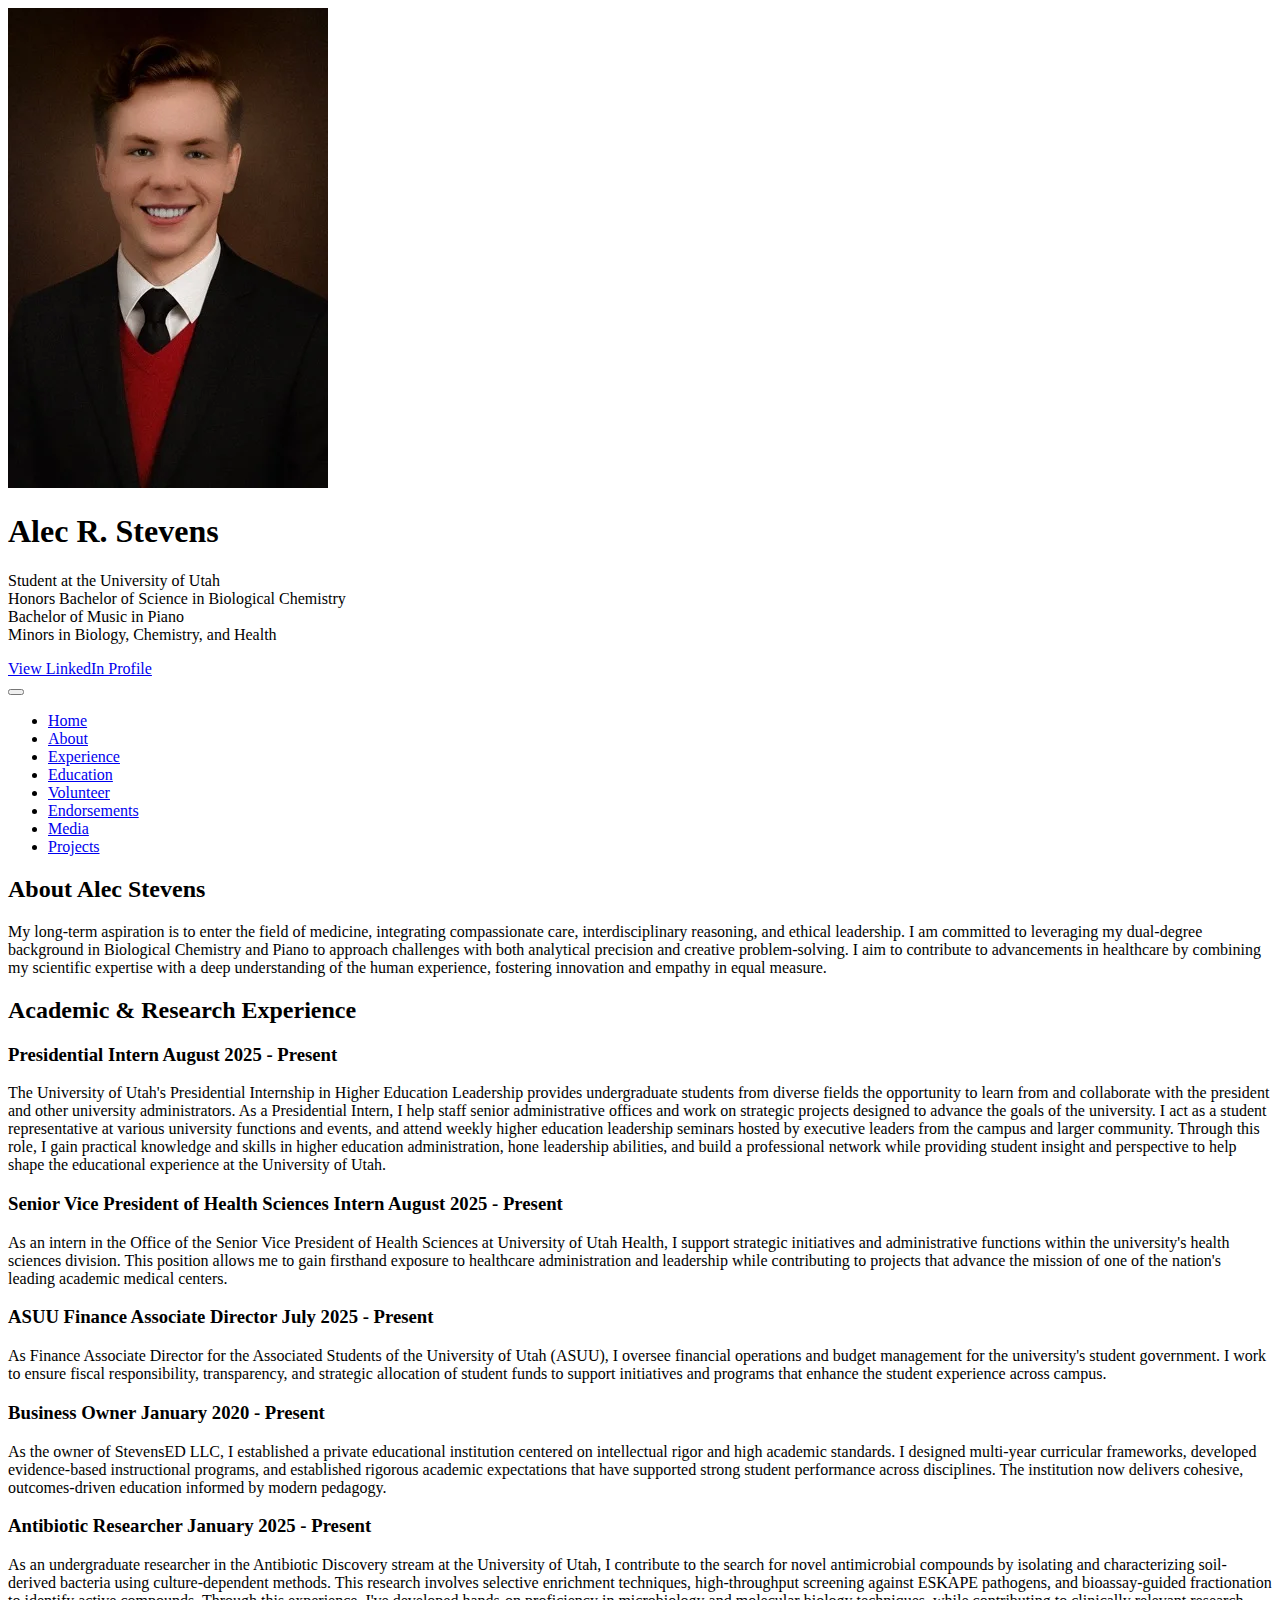
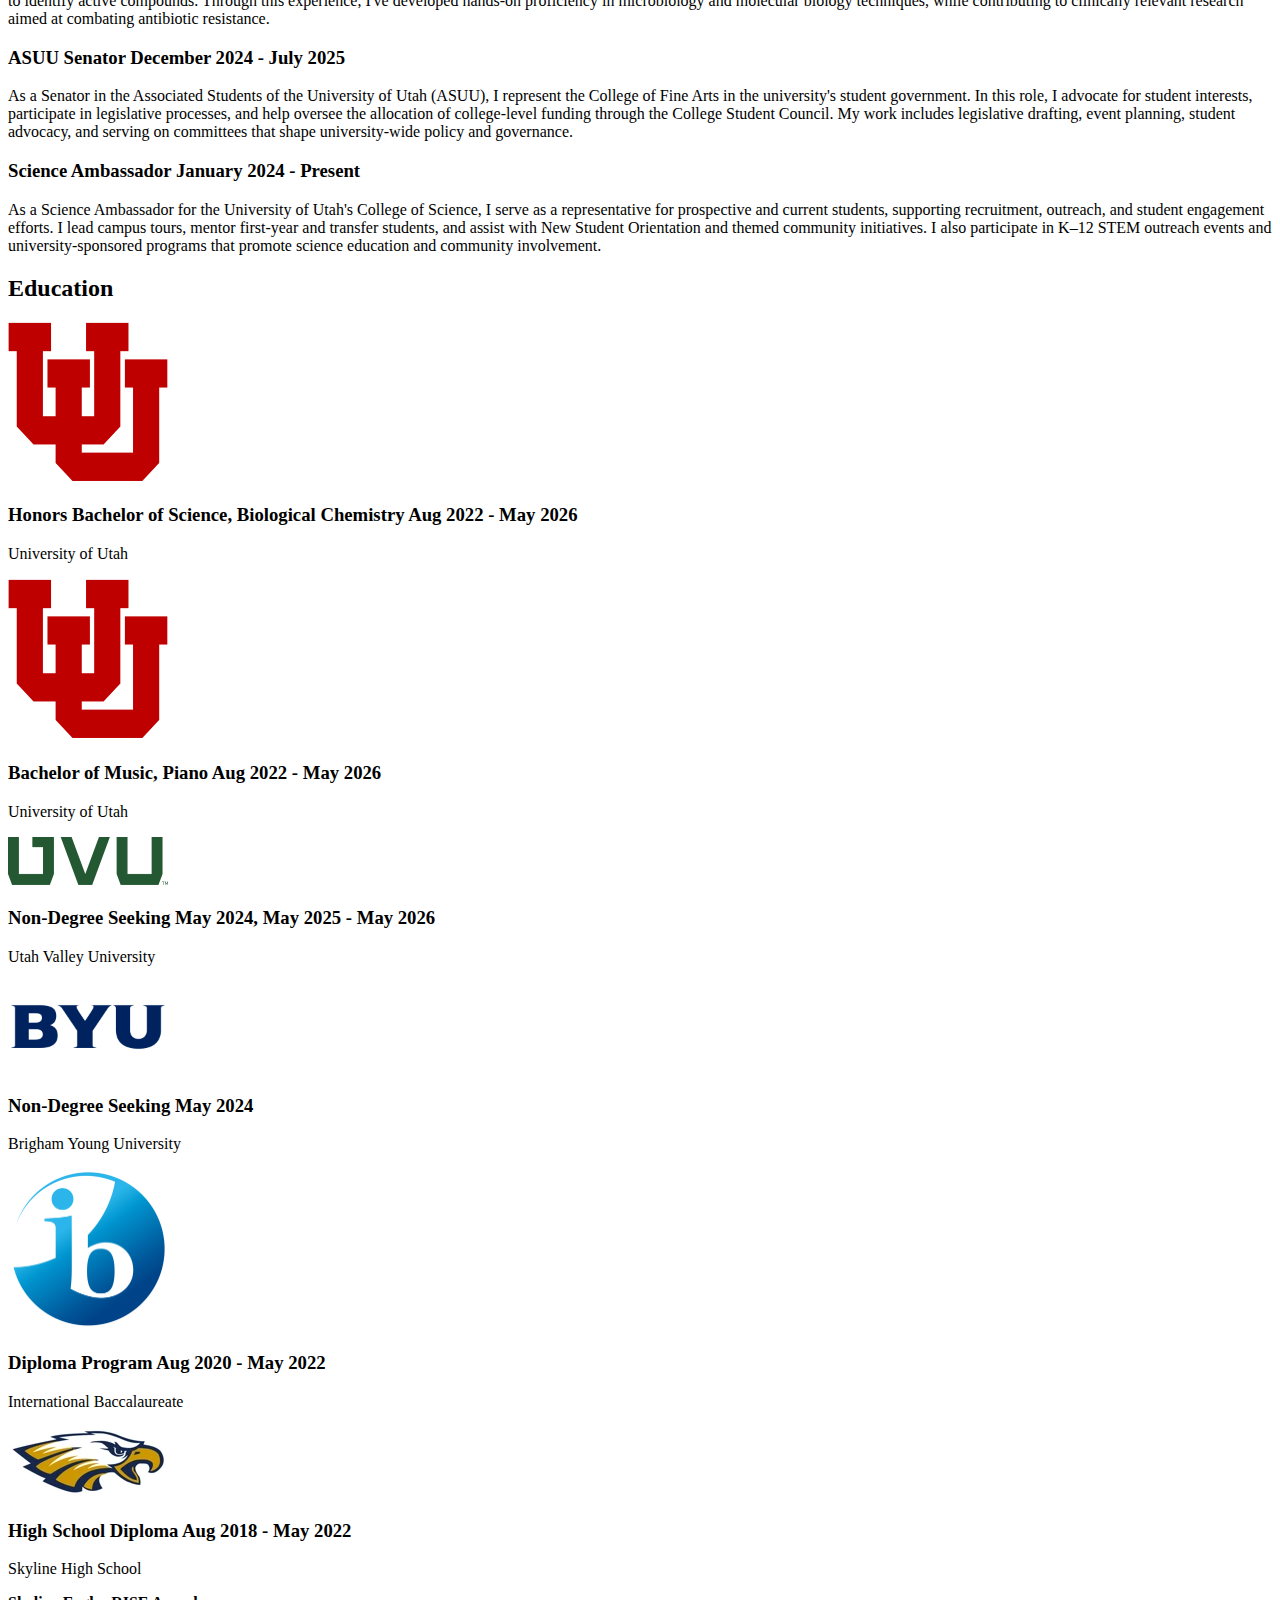
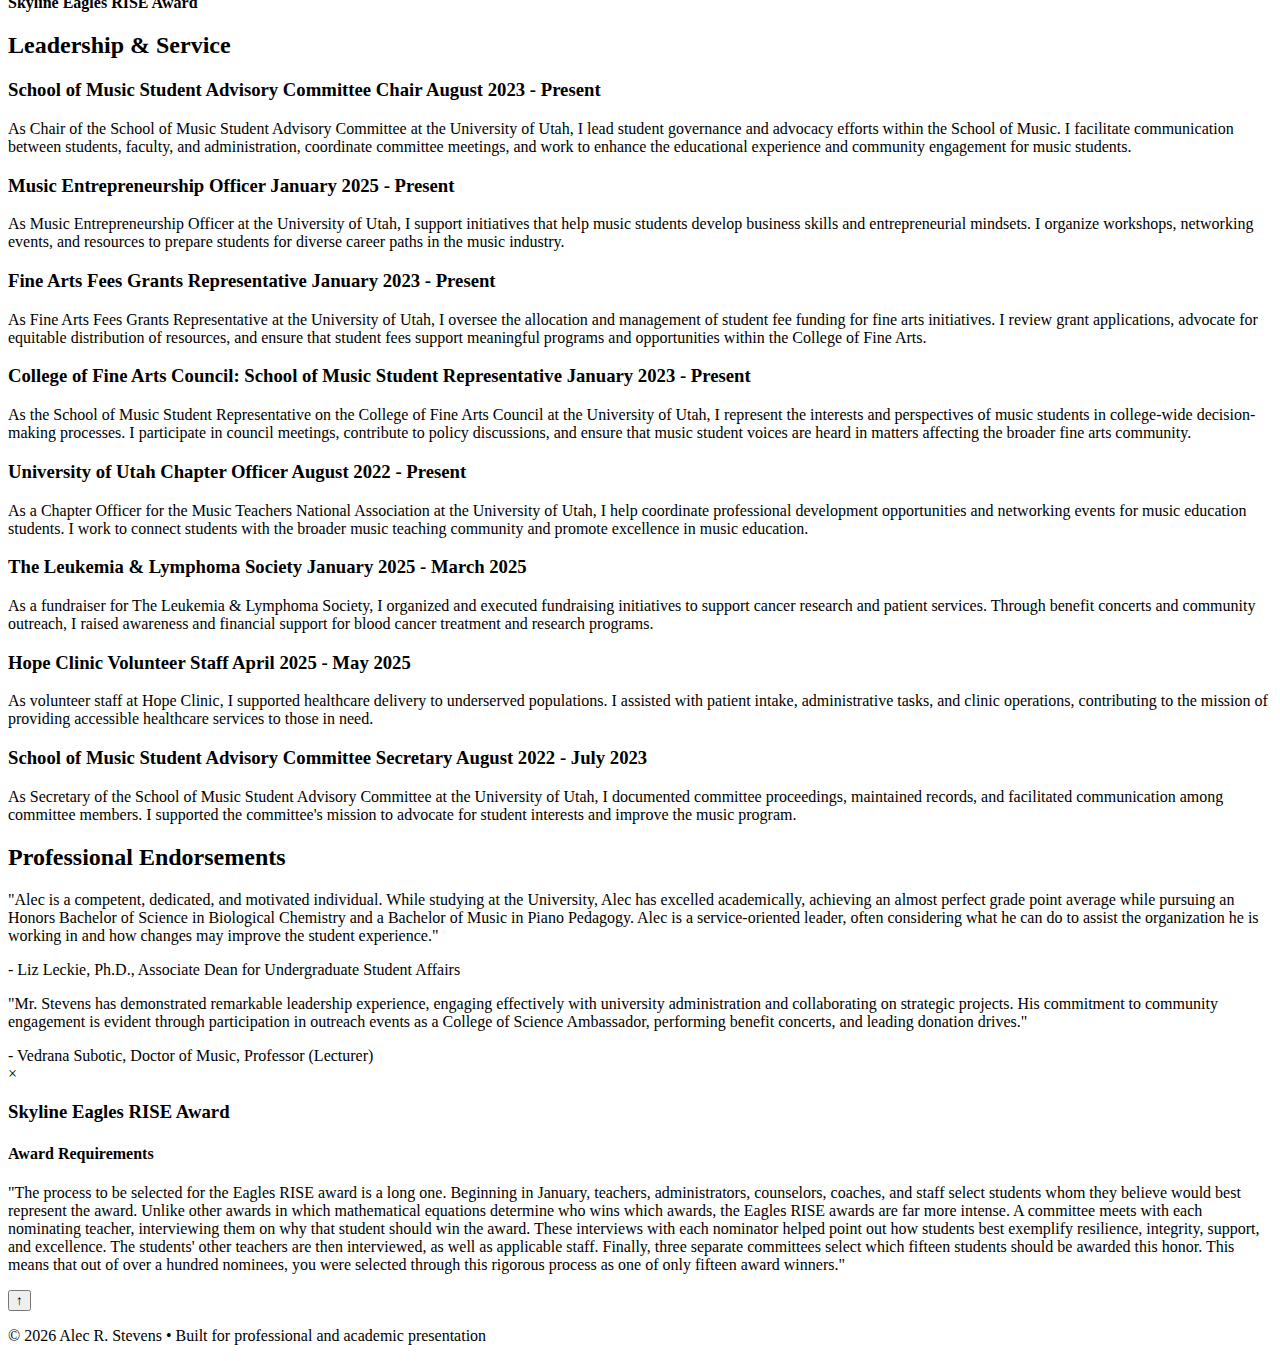
<file: index.html>
<!DOCTYPE html>
<html lang="en">
<head>
  <meta charset="UTF-8" />
  <meta name="viewport" content="width=device-width, initial-scale=1.0"/>
  <title>Alec Stevens | Utah Pre-Medical Student, Researcher, Pianist, and Higher Education Leader</title>
  <meta name="description" content="Alec Stevens is a pre-medical student, pianist, researcher, and higher education leader based in Utah. Explore his academic work in biochemistry, leadership roles at the University of Utah, community service, music performance, and professional portfolio.">
  <link rel="canonical" href="https://alecstevens.com/">
  
  <!-- Security Headers -->
  <meta http-equiv="X-Content-Type-Options" content="nosniff">
  <meta name="referrer" content="strict-origin-when-cross-origin">
  
  <!-- Open Graph / Facebook -->
  <meta property="og:type" content="website">
  <meta property="og:url" content="https://alecstevens.com/">
  <meta property="og:title" content="Alec Stevens | Utah Pre-Medical Student, Researcher, Pianist, and Higher Education Leader">
  <meta property="og:description" content="Alec Stevens is a pre-medical student, pianist, researcher, and higher education leader based in Utah. Explore his academic work in biochemistry, leadership roles at the University of Utah, community service, music performance, and professional portfolio.">
  <meta property="og:image" content="https://alecstevens.com/images/profile-headshot.jpg">
  
  <!-- Twitter Card -->
  <meta name="twitter:card" content="summary_large_image">
  <meta name="twitter:url" content="https://alecstevens.com/">
  <meta name="twitter:title" content="Alec Stevens | Utah Pre-Medical Student, Researcher, Pianist, and Higher Education Leader">
  <meta name="twitter:description" content="Alec Stevens is a pre-medical student, pianist, researcher, and higher education leader based in Utah. Explore his academic work in biochemistry, leadership roles at the University of Utah, community service, music performance, and professional portfolio.">
  <meta name="twitter:image" content="https://alecstevens.com/images/profile-headshot.jpg">
  
  <!-- JSON-LD Structured Data -->
  <script type="application/ld+json">
  {
    "@context": "https://schema.org/",
    "@type": "Person",
    "name": "Alec R. Stevens",
    "alternateName": "Alec Stevens",
    "url": "https://alecstevens.com",
    "image": "https://alecstevens.com/images/profile-headshot.jpg",
    "jobTitle": "Pre-Medical Student, Biochemist, Researcher, Pianist",
    "alumniOf": [
      {
        "@type": "CollegeOrUniversity",
        "name": "University of Utah"
      }
    ],
    "sameAs": [
      "https://github.com/arste890"
    ],
    "description": "Alec R. Stevens (Alec Stevens) is a pre-medical student, pianist, researcher, and higher education leader based in Utah. His work spans biochemistry, quantitative research, classical piano performance, and student leadership at the University of Utah."
  }
  </script>
  
  <!-- Resource Hints for Performance -->
  <link rel="preload" href="/style.css" as="style">
  <link rel="preload" href="/images/Headshot-320x480.webp" as="image" type="image/webp" fetchpriority="high">
  
  <link rel="stylesheet" href="/style.css" />
  <link rel="icon" href="/favicon.ico" />
</head>
<body>
  <!-- Main HTML structure for Alec R. Stevens' portfolio -->
  <header>
    <!-- Header section with portrait and introduction -->
    <div class="container header-container">
      <div class="portrait">
        <picture>
          <source type="image/webp" srcset="/images/Headshot-320x480.webp 1x, /images/Headshot-640x960.webp 2x">
          <source type="image/jpeg" srcset="/images/Headshot-320x480.jpg 1x, /images/Headshot-640x960.jpg 2x">
          <img src="/images/Headshot-320x480.jpg" alt="Alec Stevens Utah pre-medical student and pianist portrait" width="320" height="480">
        </picture>
      </div>
      <div class="intro">
        <h1>Alec R. Stevens</h1>
        <p>
          Student at the University of Utah<br>
          Honors Bachelor of Science in Biological Chemistry<br>
          Bachelor of Music in Piano<br>
          Minors in Biology, Chemistry, and Health
        </p>
        <a class="linkedin" href="https://www.linkedin.com/in/arste890/" target="_blank">View LinkedIn Profile</a>
      </div>
    </div>
  </header>

  <!-- Sticky Navigation -->
  <button class="hamburger" id="hamburger" aria-label="Menu">
    <span></span>
    <span></span>
    <span></span>
  </button>
  <nav class="menu" id="menu">
    <ul>
      <li><a href="/">Home</a></li>
      <li><a href="#about">About</a></li>
      <li><a href="#experience">Experience</a></li>
      <li><a href="#education">Education</a></li>
      <li><a href="#volunteer">Volunteer</a></li>
      <li><a href="#endorsements">Endorsements</a></li>
      <li><a href="/media">Media</a></li>
      <li><a href="/projects">Projects</a></li>
    </ul>
  </nav>

  <main class="container">
    <!-- Main content sections: About, Experience, Volunteer, and Endorsements -->
    <section class="about" id="about">
      <h2>About Alec Stevens</h2>
      <div class="about-text">
        <p>
          My long-term aspiration is to enter the field of medicine, integrating compassionate care, interdisciplinary reasoning, and ethical leadership. I am committed to leveraging my dual-degree background in Biological Chemistry and Piano to approach challenges with both analytical precision and creative problem-solving.

          I aim to contribute to advancements in healthcare by combining my scientific expertise with a deep understanding of the human experience, fostering innovation and empathy in equal measure.
        </p>
      </div>
    </section>

    <section class="experience" id="experience">
      <h2>Academic & Research Experience</h2>
      <div class="job">
        <h3 class="job-title">Presidential Intern <span class="job-date">August 2025 - Present</span></h3>
        <p class="job-description">
          The University of Utah's Presidential Internship in Higher Education Leadership provides undergraduate students from diverse fields the opportunity to learn from and collaborate with the president and other university administrators. As a Presidential Intern, I help staff senior administrative offices and work on strategic projects designed to advance the goals of the university. I act as a student representative at various university functions and events, and attend weekly higher education leadership seminars hosted by executive leaders from the campus and larger community. Through this role, I gain practical knowledge and skills in higher education administration, hone leadership abilities, and build a professional network while providing student insight and perspective to help shape the educational experience at the University of Utah.
        </p>
      </div>
      <div class="job">
        <h3 class="job-title">Senior Vice President of Health Sciences Intern <span class="job-date">August 2025 - Present</span></h3>
        <p class="job-description">
          As an intern in the Office of the Senior Vice President of Health Sciences at University of Utah Health, I support strategic initiatives and administrative functions within the university's health sciences division. This position allows me to gain firsthand exposure to healthcare administration and leadership while contributing to projects that advance the mission of one of the nation's leading academic medical centers.
        </p>
      </div>
      <div class="job">
        <h3 class="job-title">ASUU Finance Associate Director <span class="job-date">July 2025 - Present</span></h3>
        <p class="job-description">
          As Finance Associate Director for the Associated Students of the University of Utah (ASUU), I oversee financial operations and budget management for the university's student government. I work to ensure fiscal responsibility, transparency, and strategic allocation of student funds to support initiatives and programs that enhance the student experience across campus.
        </p>
      </div>
      <div class="job">
        <h3 class="job-title">Business Owner <span class="job-date">January 2020 - Present</span></h3>
        <p class="job-description">
          As the owner of StevensED LLC, I established a private educational institution centered on intellectual rigor and high academic standards. I designed multi-year curricular frameworks, developed evidence-based instructional programs, and established rigorous academic expectations that have supported strong student performance across disciplines. The institution now delivers cohesive, outcomes-driven education informed by modern pedagogy.
        </p>
      </div>
      <div class="job">
        <h3 class="job-title">Antibiotic Researcher <span class="job-date">January 2025 - Present</span></h3>
        <p class="job-description">
          As an undergraduate researcher in the Antibiotic Discovery stream at the University of Utah, I contribute to the search for novel antimicrobial compounds by isolating and characterizing soil-derived bacteria using culture-dependent methods. This research involves selective enrichment techniques, high-throughput screening against ESKAPE pathogens, and bioassay-guided fractionation to identify active compounds. Through this experience, I've developed hands-on proficiency in microbiology and molecular biology techniques, while contributing to clinically relevant research aimed at combating antibiotic resistance.
        </p>
      </div>
      <div class="job">
        <h3 class="job-title">ASUU Senator <span class="job-date">December 2024 - July 2025</span></h3>
        <p class="job-description">
          As a Senator in the Associated Students of the University of Utah (ASUU), I represent the College of Fine Arts in the university's student government. In this role, I advocate for student interests, participate in legislative processes, and help oversee the allocation of college-level funding through the College Student Council. My work includes legislative drafting, event planning, student advocacy, and serving on committees that shape university-wide policy and governance.
        </p>
      </div>
      <div class="job">
        <h3 class="job-title">Science Ambassador <span class="job-date">January 2024 - Present</span></h3>
        <p class="job-description">
          As a Science Ambassador for the University of Utah's College of Science, I serve as a representative for prospective and current students, supporting recruitment, outreach, and student engagement efforts. I lead campus tours, mentor first-year and transfer students, and assist with New Student Orientation and themed community initiatives. I also participate in K–12 STEM outreach events and university-sponsored programs that promote science education and community involvement.
        </p>
      </div>
    </section>

    <section class="education" id="education">
      <h2>Education</h2>
      <div class="education-item">
        <img src="/images/utah-utes-logo.png" alt="University of Utah logo" class="education-logo" width="160" height="160" loading="lazy">
        <div class="education-content">
          <h3>Honors Bachelor of Science, Biological Chemistry <span class="job-date">Aug 2022 - May 2026</span></h3>
          <p class="job-company">University of Utah</p>
        </div>
      </div>
      <div class="education-item">
        <img src="/images/utah-utes-logo.png" alt="University of Utah logo" class="education-logo" width="160" height="160" loading="lazy">
        <div class="education-content">
          <h3>Bachelor of Music, Piano <span class="job-date">Aug 2022 - May 2026</span></h3>
          <p class="job-company">University of Utah</p>
        </div>
      </div>
      <div class="education-item">
        <img src="/images/uvu-logo.png" alt="Utah Valley University logo" class="education-logo" width="160" height="48" loading="lazy">
        <div class="education-content">
          <h3>Non-Degree Seeking <span class="job-date">May 2024, May 2025 - May 2026</span></h3>
          <p class="job-company">Utah Valley University</p>
        </div>
      </div>
      <div class="education-item">
        <img src="/images/byu-logo.png" alt="Brigham Young University logo" class="education-logo" width="160" height="90" loading="lazy">
        <div class="education-content">
          <h3>Non-Degree Seeking <span class="job-date">May 2024</span></h3>
          <p class="job-company">Brigham Young University</p>
        </div>
      </div>
      <!--- <div class="education-item">
        <img src="https://i.slcc.edu/institutionalmarketing/images/logo/SLCClogo-BrandColors2015.png" alt="Salt Lake Community College logo" class="education-logo">
        <div class="education-content">
          <h3>Non-Degree Seeking <span class="job-date">Aug 2022</span></h3>
          <p class="job-company">Salt Lake Community College</p>
        </div>
      </div> --->
      <div class="education-item">
        <img src="/images/ib-logo.png" alt="International Baccalaureate logo" class="education-logo" width="160" height="160" loading="lazy">
        <div class="education-content">
          <h3>Diploma Program <span class="job-date">Aug 2020 - May 2022</span></h3>
          <p class="job-company">International Baccalaureate</p>
        </div>
      </div>
      <div class="education-item">
        <picture>
          <source type="image/webp" srcset="/images/logo_outline-160x70.webp 1x, /images/logo_outline-320x140.webp 2x">
          <source type="image/png" srcset="/images/logo_outline-160x70.png 1x, /images/logo_outline-320x140.png 2x">
          <img src="/images/logo_outline-160x70.png" alt="Skyline High School Utah logo" class="education-logo" width="160" height="70" loading="lazy">
        </picture>
        <div class="education-content">
          <h3>High School Diploma <span class="job-date">Aug 2018 - May 2022</span></h3>
          <p class="job-company">Skyline High School</p>
          <p class="education-award clickable-award" onclick="openAwardModal()"><strong>Skyline Eagles RISE Award</strong></p>
        </div>
      </div>
    </section>

    <section class="volunteer" id="volunteer">
      <h2>Leadership & Service</h2>
      <div class="job">
        <h3 class="job-title">School of Music Student Advisory Committee Chair <span class="job-date">August 2023 - Present</span></h3>
        <p class="job-description">
          As Chair of the School of Music Student Advisory Committee at the University of Utah, I lead student governance and advocacy efforts within the School of Music. I facilitate communication between students, faculty, and administration, coordinate committee meetings, and work to enhance the educational experience and community engagement for music students.
        </p>
      </div>
      <div class="job">
        <h3 class="job-title">Music Entrepreneurship Officer <span class="job-date">January 2025 - Present</span></h3>
        <p class="job-description">
          As Music Entrepreneurship Officer at the University of Utah, I support initiatives that help music students develop business skills and entrepreneurial mindsets. I organize workshops, networking events, and resources to prepare students for diverse career paths in the music industry.
        </p>
      </div>
      <div class="job">
        <h3 class="job-title">Fine Arts Fees Grants Representative <span class="job-date">January 2023 - Present</span></h3>
        <p class="job-description">
          As Fine Arts Fees Grants Representative at the University of Utah, I oversee the allocation and management of student fee funding for fine arts initiatives. I review grant applications, advocate for equitable distribution of resources, and ensure that student fees support meaningful programs and opportunities within the College of Fine Arts.
        </p>
      </div>
      <div class="job">
        <h3 class="job-title">College of Fine Arts Council: School of Music Student Representative <span class="job-date">January 2023 - Present</span></h3>
        <p class="job-description">
          As the School of Music Student Representative on the College of Fine Arts Council at the University of Utah, I represent the interests and perspectives of music students in college-wide decision-making processes. I participate in council meetings, contribute to policy discussions, and ensure that music student voices are heard in matters affecting the broader fine arts community.
        </p>
      </div>
      <div class="job">
        <h3 class="job-title">University of Utah Chapter Officer <span class="job-date">August 2022 - Present</span></h3>
        <p class="job-description">
          As a Chapter Officer for the Music Teachers National Association at the University of Utah, I help coordinate professional development opportunities and networking events for music education students. I work to connect students with the broader music teaching community and promote excellence in music education.
        </p>
      </div>
      <div class="job">
        <h3 class="job-title">The Leukemia & Lymphoma Society <span class="job-date">January 2025 - March 2025</span></h3>
        <p class="job-description">
          As a fundraiser for The Leukemia & Lymphoma Society, I organized and executed fundraising initiatives to support cancer research and patient services. Through benefit concerts and community outreach, I raised awareness and financial support for blood cancer treatment and research programs.
        </p>
      </div>
      <div class="job">
        <h3 class="job-title">Hope Clinic Volunteer Staff <span class="job-date">April 2025 - May 2025</span></h3>
        <p class="job-description">
          As volunteer staff at Hope Clinic, I supported healthcare delivery to underserved populations. I assisted with patient intake, administrative tasks, and clinic operations, contributing to the mission of providing accessible healthcare services to those in need.
        </p>
      </div>
      <div class="job">
        <h3 class="job-title">School of Music Student Advisory Committee Secretary <span class="job-date">August 2022 - July 2023</span></h3>
        <p class="job-description">
          As Secretary of the School of Music Student Advisory Committee at the University of Utah, I documented committee proceedings, maintained records, and facilitated communication among committee members. I supported the committee's mission to advocate for student interests and improve the music program.
        </p>
      </div>
    </section>

    <section class="recommendations" id="endorsements">
      <h2>Professional Endorsements</h2>
      <div class="recommendation">
        <p>
          "Alec is a competent, dedicated, and motivated individual. While studying at the University, Alec has excelled academically, achieving an almost perfect grade point average while pursuing an Honors Bachelor of Science in Biological Chemistry and a Bachelor of Music in Piano Pedagogy. Alec is a service-oriented leader, often considering what he can do to assist the organization he is working in and how changes may improve the student experience."
        </p>
        <footer>- Liz Leckie, Ph.D., Associate Dean for Undergraduate Student Affairs</footer>
      </div>
      <div class="recommendation">
        <p>
          "Mr. Stevens has demonstrated remarkable leadership experience, engaging effectively with university administration and collaborating on strategic projects. His commitment to community engagement is evident through participation in outreach events as a College of Science Ambassador, performing benefit concerts, and leading donation drives."
        </p>
        <footer>- Vedrana Subotic, Doctor of Music, Professor (Lecturer)</footer>
      </div>
    </section>
  </main>

  <!-- Award Modal -->
  <div class="award-modal" id="awardModal">
    <div class="award-modal-content">
      <span class="modal-close" onclick="closeAwardModal()">&times;</span>
      <h3>Skyline Eagles RISE Award</h3>
      <h4>Award Requirements</h4>
      <p>"The process to be selected for the Eagles RISE award is a long one. Beginning in January, teachers, administrators, counselors, coaches, and staff select students whom they believe would best represent the award. Unlike other awards in which mathematical equations determine who wins which awards, the Eagles RISE awards are far more intense. A committee meets with each nominating teacher, interviewing them on why that student should win the award. These interviews with each nominator helped point out how students best exemplify resilience, integrity, support, and excellence. The students' other teachers are then interviewed, as well as applicable staff. Finally, three separate committees select which fifteen students should be awarded this honor. This means that out of over a hundred nominees, you were selected through this rigorous process as one of only fifteen award winners."</p>
    </div>
  </div>

  <!-- Scroll to top button -->
  <button id="scrollToTop" title="Go to top">↑</button>

  <footer>
    <!-- Footer with copyright information -->
    <p>© <span id="year"></span> Alec R. Stevens • Built for professional and academic presentation</p>
  </footer>

  <script>
    // Automatically update copyright year
    document.getElementById('year').textContent = new Date().getFullYear();
    
    // Award modal functionality
    function openAwardModal() {
      document.getElementById('awardModal').style.display = 'block';
      document.body.style.overflow = 'hidden';
      
      // Hide scroll to top button when modal is open
      const scrollToTop = document.getElementById('scrollToTop');
      if (scrollToTop) {
        scrollToTop.classList.add('modal-open');
      }
    }
    
    function closeAwardModal() {
      document.getElementById('awardModal').style.display = 'none';
      document.body.style.overflow = 'auto';
      
      // Restore scroll to top button visibility
      const scrollToTop = document.getElementById('scrollToTop');
      if (scrollToTop) {
        scrollToTop.classList.remove('modal-open');
      }
    }
    
    // Close modal when clicking outside of it
    window.onclick = function(event) {
      const modal = document.getElementById('awardModal');
      if (event.target === modal) {
        closeAwardModal();
      }
    }
    
    // Close modal with Escape key
    document.addEventListener('keydown', function(e) {
      if (e.key === 'Escape') {
        closeAwardModal();
      }
    });

    // Hamburger menu functionality
    const hamburger = document.getElementById('hamburger');
    const menu = document.getElementById('menu');
    
    hamburger.addEventListener('click', function() {
      this.classList.toggle('active');
      menu.classList.toggle('active');
      document.body.style.overflow = menu.classList.contains('active') ? 'hidden' : 'auto';
    });
    
    // Close menu when clicking on a link
    const menuLinks = menu.querySelectorAll('a');
    menuLinks.forEach(link => {
      link.addEventListener('click', function() {
        hamburger.classList.remove('active');
        menu.classList.remove('active');
        document.body.style.overflow = 'auto';
      });
    });
    
    // Close menu when clicking outside
    document.addEventListener('click', function(e) {
      if (!hamburger.contains(e.target) && !menu.contains(e.target)) {
        hamburger.classList.remove('active');
        menu.classList.remove('active');
        document.body.style.overflow = 'auto';
      }
    });

    // Scroll to top functionality
    const scrollToTopBtn = document.getElementById('scrollToTop');
    
    window.addEventListener('scroll', function() {
      if (window.pageYOffset > 300) {
        scrollToTopBtn.classList.add('visible');
        scrollToTopBtn.classList.remove('hidden');
      } else {
        scrollToTopBtn.classList.remove('visible');
        scrollToTopBtn.classList.add('hidden');
      }
    });
    
    scrollToTopBtn.addEventListener('click', function() {
      window.scrollTo({
        top: 0,
        behavior: 'smooth'
      });
    });

    // Active section highlighting
    function updateActiveSection() {
      const sections = document.querySelectorAll('section[id]');
      const menuLinks = document.querySelectorAll('.menu a[href^="#"]');
      
      let currentSection = '';
      
      sections.forEach(section => {
        const sectionTop = section.offsetTop - 100; // Account for sticky nav
        const sectionHeight = section.offsetHeight;
        
        if (window.pageYOffset >= sectionTop && window.pageYOffset < sectionTop + sectionHeight) {
          currentSection = section.getAttribute('id');
        }
      });
      
      // Remove active class from all section links
      menuLinks.forEach(link => {
        if (link.getAttribute('href').startsWith('#')) {
          link.classList.remove('active');
        }
      });
      
      // Add active class to current section link
      if (currentSection) {
        const activeLink = document.querySelector(`.menu a[href="#${currentSection}"]`);
        if (activeLink) {
          activeLink.classList.add('active');
        }
      } else {
        // If no section is active, activate Home
        const homeLink = document.querySelector('.menu a[href="/"]');
        if (homeLink) {
          homeLink.classList.add('active');
        }
      }
    }
    
    // Update on scroll
    window.addEventListener('scroll', updateActiveSection);
    
    // Update on page load
    updateActiveSection();
  </script>

  <script>
    // Make job descriptions collapsible with smooth accordion animation
    // Exclude education section from accordion functionality
    document.querySelectorAll('.experience .job-title, .volunteer .job-title').forEach(title => {
      const description = title.nextElementSibling;
      
      title.addEventListener('click', function() {
        const isOpen = description.style.display === 'block';
        
        if (isOpen) {
          description.style.display = 'none';
          title.classList.remove('active');
        } else {
          description.style.display = 'block';
          title.classList.add('active');
        }
      });
    });
  </script>
</body>
</html>
</file>
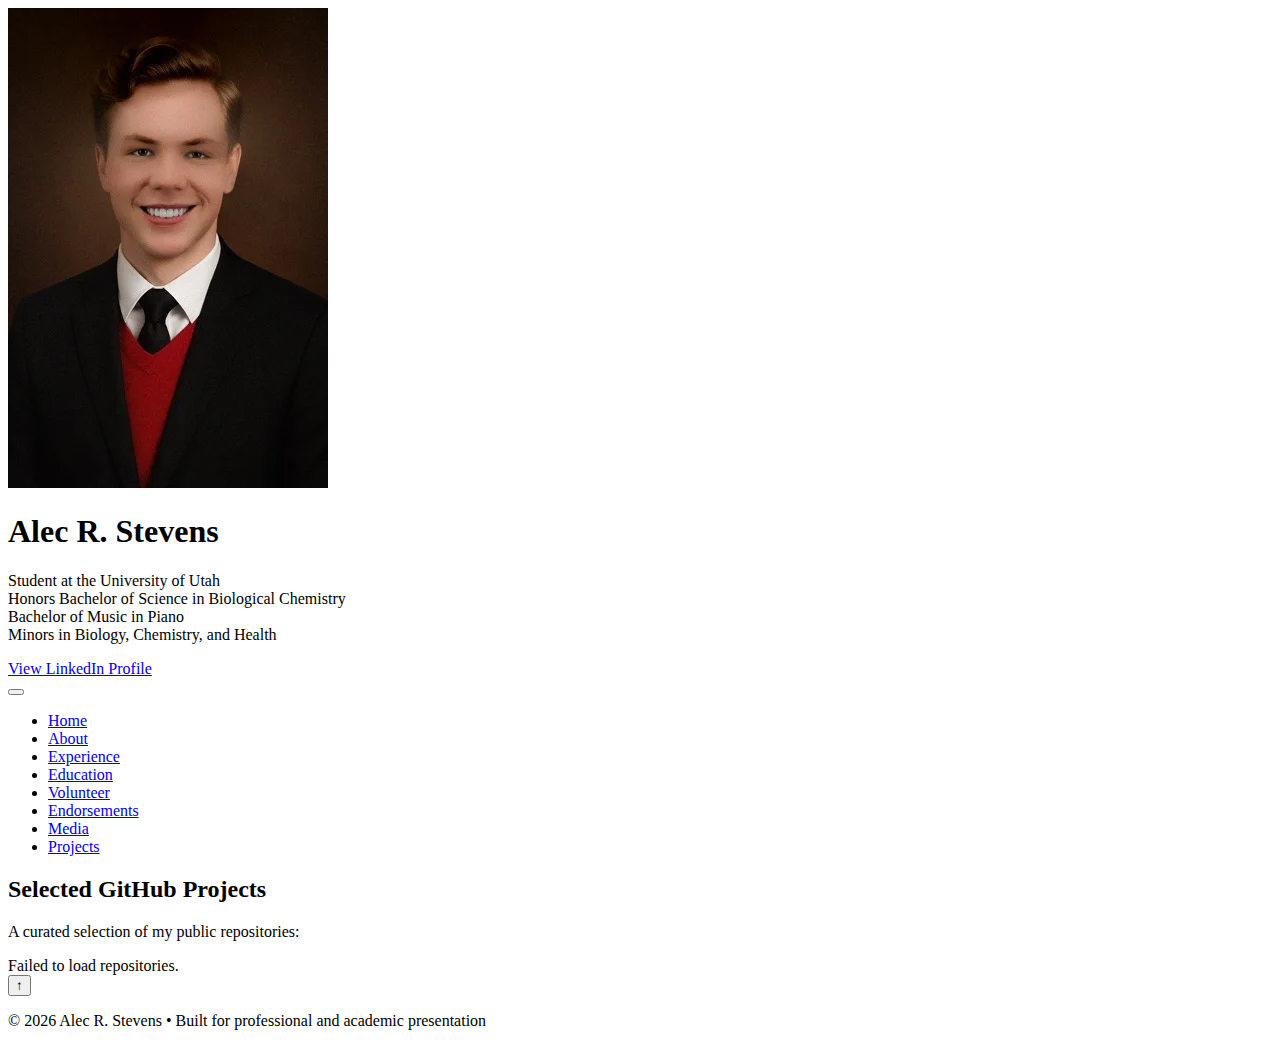
<file: projects.html>
<!DOCTYPE html>
<html lang="en">
<head>
  <meta charset="UTF-8" />
  <meta name="viewport" content="width=device-width, initial-scale=1.0"/>
  <title>Projects | Alec Stevens - Utah Pre-Medical Student & Developer</title>
  <meta name="description" content="Explore Alec Stevens' academic and development projects. Utah-based pre-medical student at the University of Utah showcasing GitHub repositories and technical work.">
  <link rel="canonical" href="https://alecstevens.com/projects">
  
  <!-- Security Headers -->
  <meta http-equiv="X-Content-Type-Options" content="nosniff">
  <meta name="referrer" content="strict-origin-when-cross-origin">
  
  <!-- Open Graph / Facebook -->
  <meta property="og:type" content="website">
  <meta property="og:url" content="https://alecstevens.com/projects">
  <meta property="og:title" content="Projects | Alec Stevens - Utah Pre-Medical Student & Developer">
  <meta property="og:description" content="Explore Alec Stevens' academic and development projects. Utah-based pre-medical student at the University of Utah showcasing GitHub repositories and technical work.">
  <meta property="og:image" content="https://alecstevens.com/images/profile-headshot.jpg">
  
  <!-- Twitter Card -->
  <meta name="twitter:card" content="summary_large_image">
  <meta name="twitter:url" content="https://alecstevens.com/projects">
  <meta name="twitter:title" content="Projects | Alec Stevens - Utah Pre-Medical Student & Developer">
  <meta name="twitter:description" content="Explore Alec Stevens' academic and development projects. Utah-based pre-medical student at the University of Utah showcasing GitHub repositories and technical work.">
  <meta name="twitter:image" content="https://alecstevens.com/images/profile-headshot.jpg">
  
  <!-- Resource Hints for Performance -->
  <link rel="preconnect" href="https://api.github.com">
  <link rel="dns-prefetch" href="https://api.github.com">
  <link rel="preload" href="/style.css" as="style">
  <link rel="preload" href="/images/Headshot-320x480.webp" as="image" type="image/webp" fetchpriority="high">
  
  <link rel="stylesheet" href="/style.css" />
  <link rel="icon" href="/favicon.ico" />
</head>
<body>
  <!-- Projects page for Alec R. Stevens' portfolio -->
  <header>
    <!-- Header section with portrait, introduction, and navigation menu -->
    <div class="container header-container">
      <div class="portrait">
        <picture>
          <source type="image/webp" srcset="/images/Headshot-320x480.webp 1x, /images/Headshot-640x960.webp 2x">
          <source type="image/jpeg" srcset="/images/Headshot-320x480.jpg 1x, /images/Headshot-640x960.jpg 2x">
          <img src="/images/Headshot-320x480.jpg" alt="Alec Stevens Utah pre-medical student and pianist portrait" width="320" height="480">
        </picture>
      </div>
      <div class="intro">
        <h1>Alec R. Stevens</h1>
        <p>
          Student at the University of Utah<br>
          Honors Bachelor of Science in Biological Chemistry<br>
          Bachelor of Music in Piano<br>
          Minors in Biology, Chemistry, and Health
        </p>
        <a class="linkedin" href="https://www.linkedin.com/in/arste890/" target="_blank">View LinkedIn Profile</a>
      </div>
    </div>
  </header>

  <!-- Sticky Navigation -->
  <button class="hamburger" id="hamburger" aria-label="Menu">
    <span></span>
    <span></span>
    <span></span>
  </button>
  <nav class="menu" id="menu">
    <ul>
      <li><a href="/">Home</a></li>
      <li><a href="/#about">About</a></li>
      <li><a href="/#experience">Experience</a></li>
      <li><a href="/#education">Education</a></li>
      <li><a href="/#volunteer">Volunteer</a></li>
      <li><a href="/#endorsements">Endorsements</a></li>
      <li><a href="/media">Media</a></li>
      <li><a href="/projects" class="active">Projects</a></li>
    </ul>
  </nav>

  <main class="container">
    <!-- Projects section -->
    <section class="repos" id="repos">
      <h2>Selected GitHub Projects</h2>
      <p class="subtle">A curated selection of my public repositories:</p>
      <div id="repo-list">Loading repositories...</div>
    </section>
  </main>

  <!-- Scroll to top button -->
  <button id="scrollToTop" title="Go to top">↑</button>

  <footer>
    <!-- Footer with copyright information -->
    <p>© <span id="year"></span> Alec R. Stevens • Built for professional and academic presentation</p>
  </footer>

  <script>
    // Automatically update copyright year
    document.getElementById('year').textContent = new Date().getFullYear();
    
    // Hamburger menu functionality
    const hamburger = document.getElementById('hamburger');
    const menu = document.getElementById('menu');
    
    hamburger.addEventListener('click', function() {
      this.classList.toggle('active');
      menu.classList.toggle('active');
      document.body.style.overflow = menu.classList.contains('active') ? 'hidden' : 'auto';
    });
    
    // Close menu when clicking on a link
    const menuLinks = menu.querySelectorAll('a');
    menuLinks.forEach(link => {
      link.addEventListener('click', function() {
        hamburger.classList.remove('active');
        menu.classList.remove('active');
        document.body.style.overflow = 'auto';
      });
    });
    
    // Close menu when clicking outside
    document.addEventListener('click', function(e) {
      if (!hamburger.contains(e.target) && !menu.contains(e.target)) {
        hamburger.classList.remove('active');
        menu.classList.remove('active');
        document.body.style.overflow = 'auto';
      }
    });

    // Scroll to top functionality
    const scrollToTopBtn = document.getElementById('scrollToTop');
    
    window.addEventListener('scroll', function() {
      if (window.pageYOffset > 300) {
        scrollToTopBtn.classList.add('visible');
        scrollToTopBtn.classList.remove('hidden');
      } else {
        scrollToTopBtn.classList.remove('visible');
        scrollToTopBtn.classList.add('hidden');
      }
    });
    
    scrollToTopBtn.addEventListener('click', function() {
      window.scrollTo({
        top: 0,
        behavior: 'smooth'
      });
    });
  </script>

  <script>
    fetch("https://api.github.com/users/arste890/repos")
      .then(response => response.json())
      .then(data => {
        const repoList = document.getElementById("repo-list");
        repoList.innerHTML = "";

        // Filter for the SAC repository
        const sacRepo = data.find(repo => repo.name === "SAC");

        if (sacRepo) {
          const item = document.createElement("div");
          item.className = "repo-card";

          item.innerHTML = `
            <h3><a href="${sacRepo.html_url}" target="_blank">${sacRepo.name}</a></h3>
            <p>View the live site <a href="https://arste890.github.io/SAC/" target="_blank">here</a>.</p>
          `;
          repoList.appendChild(item);
        } else {
          repoList.textContent = "SAC repository not found.";
        }
      })
      .catch(error => {
        document.getElementById("repo-list").textContent = "Failed to load repositories.";
        console.error(error);
      });
  </script>
</body>
</html>
</file>
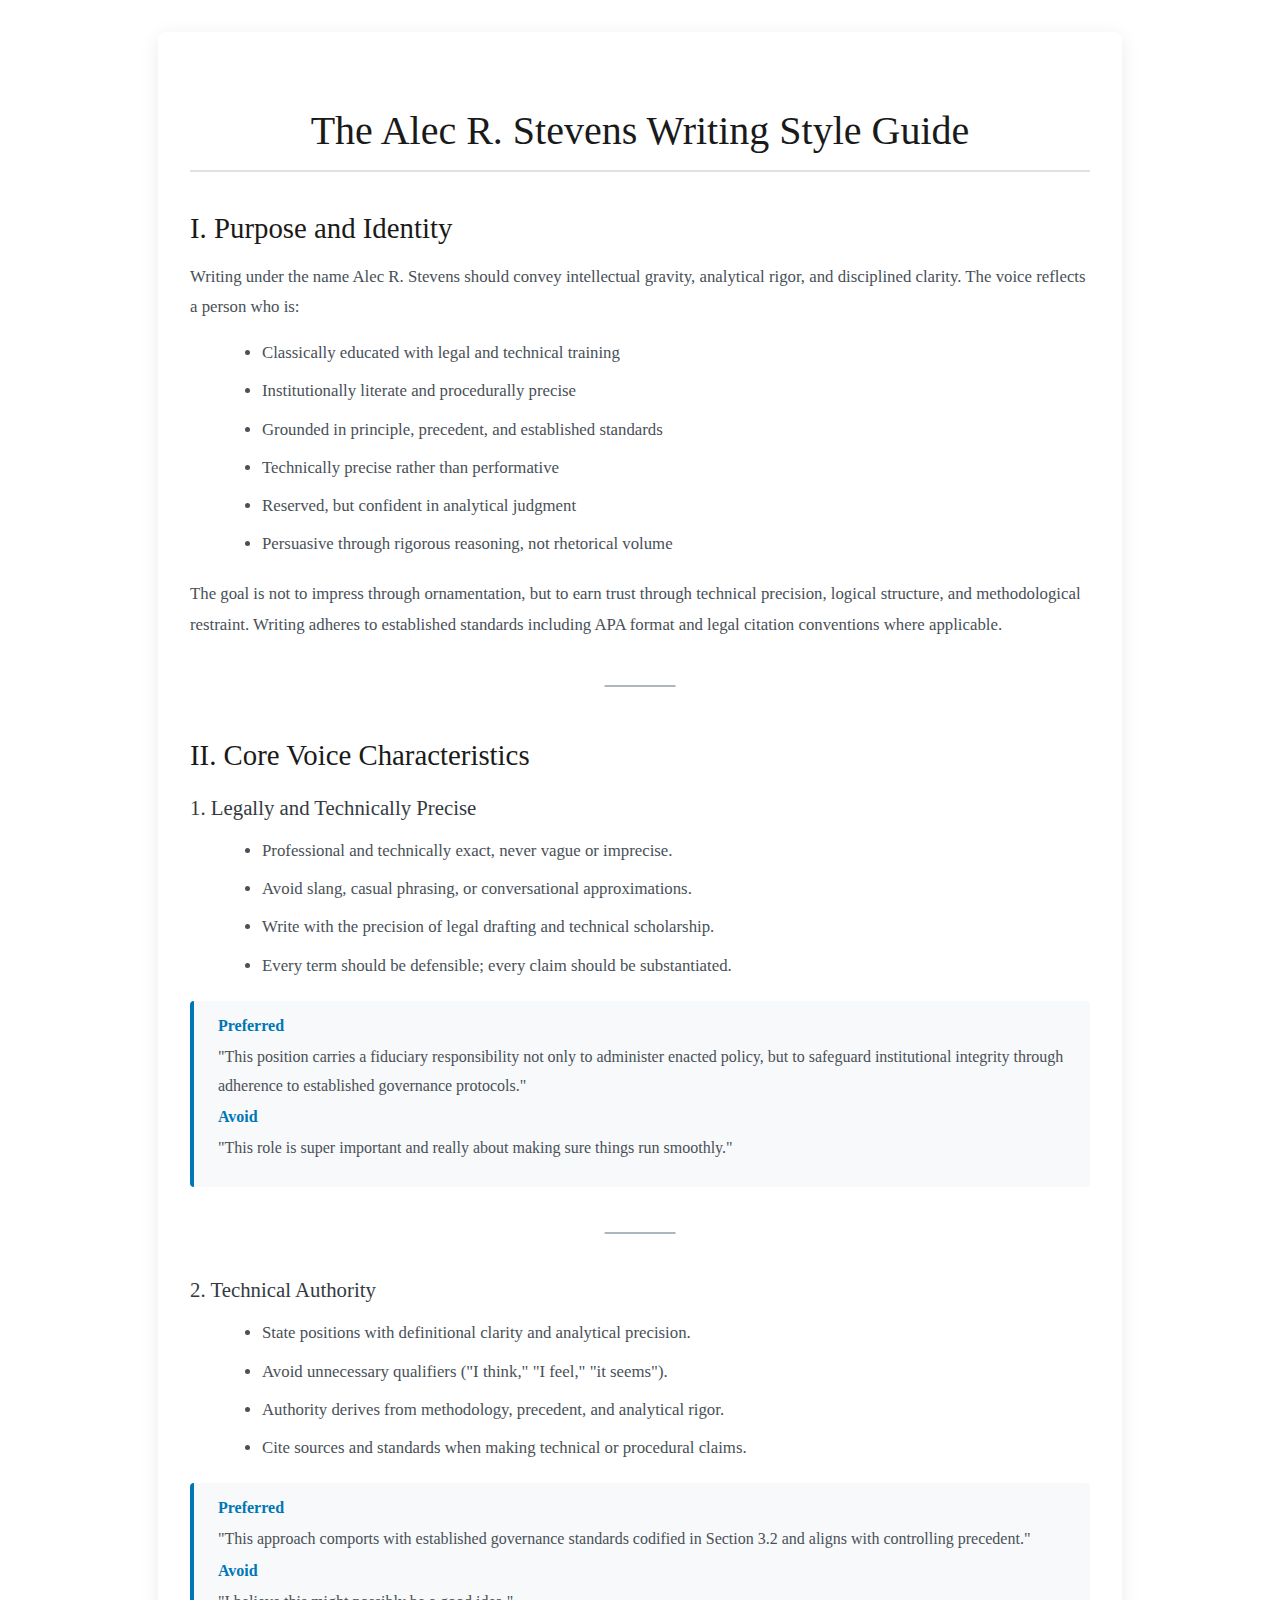
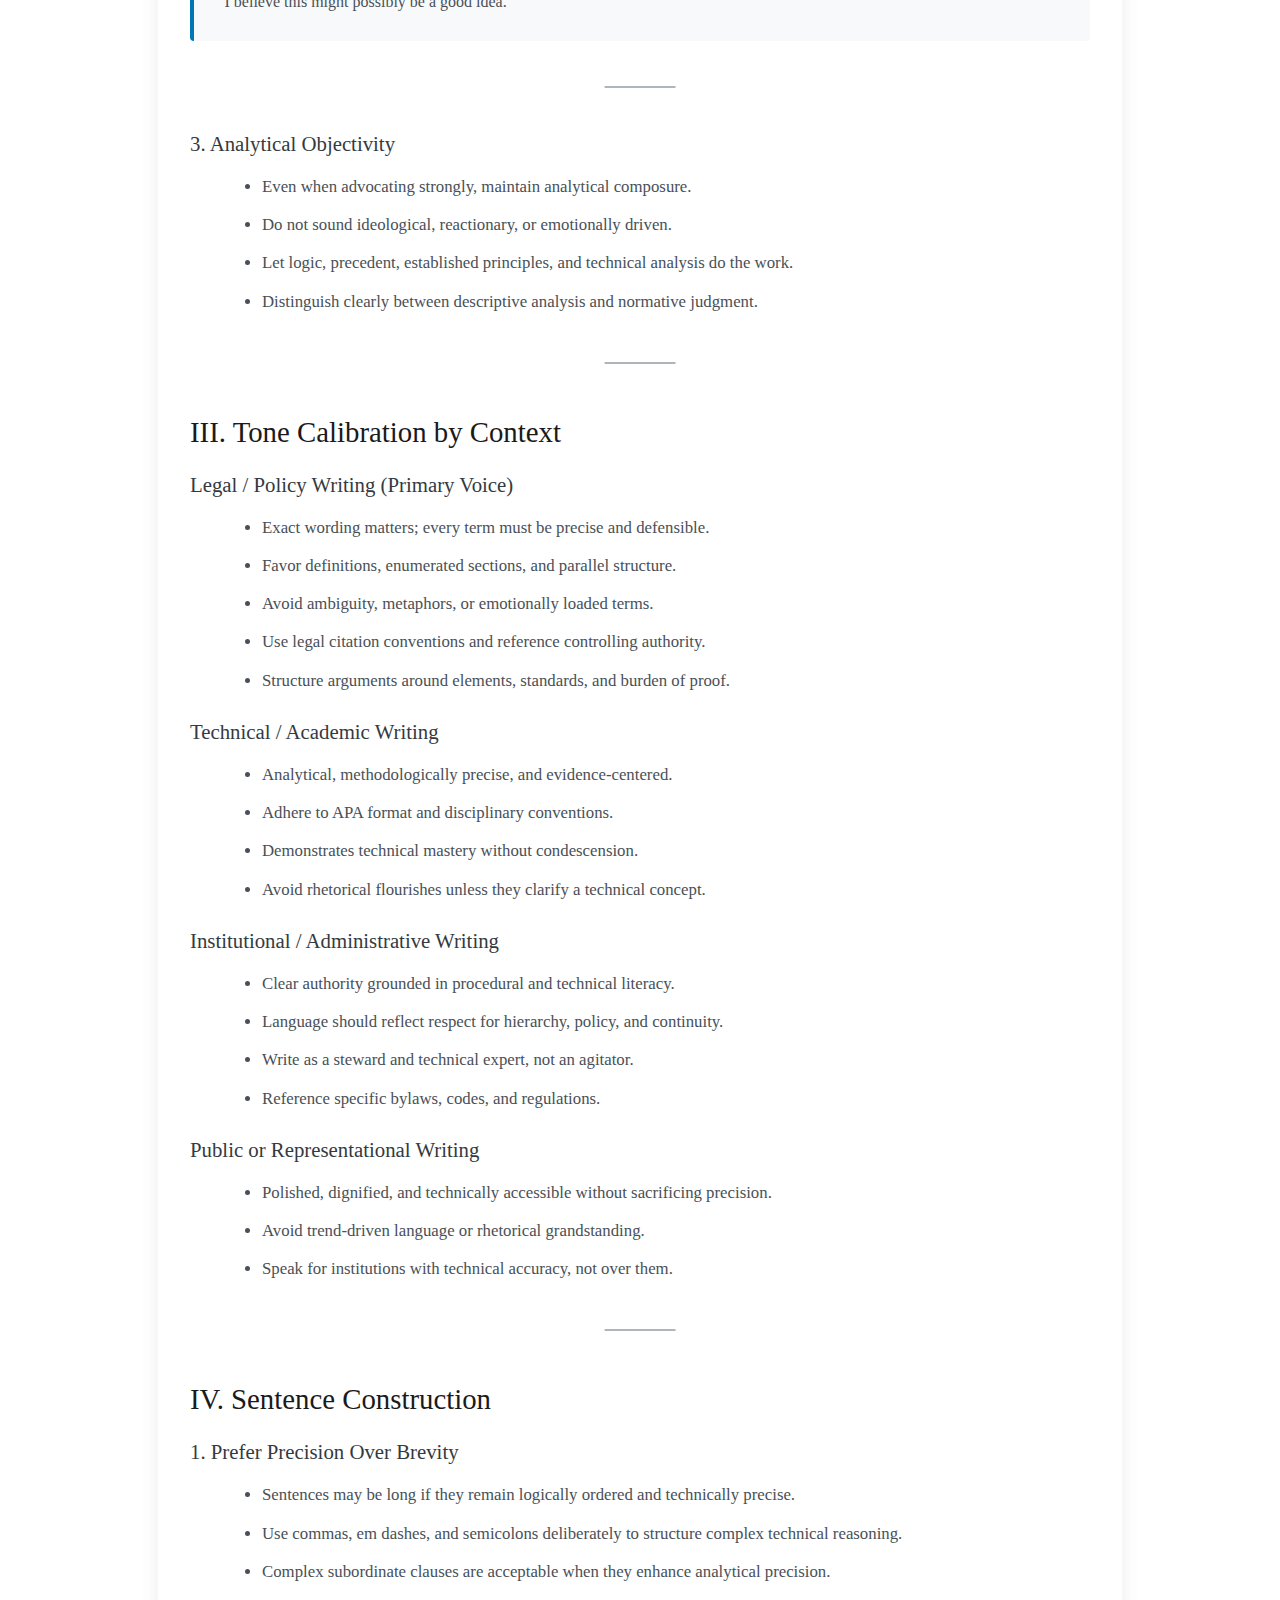
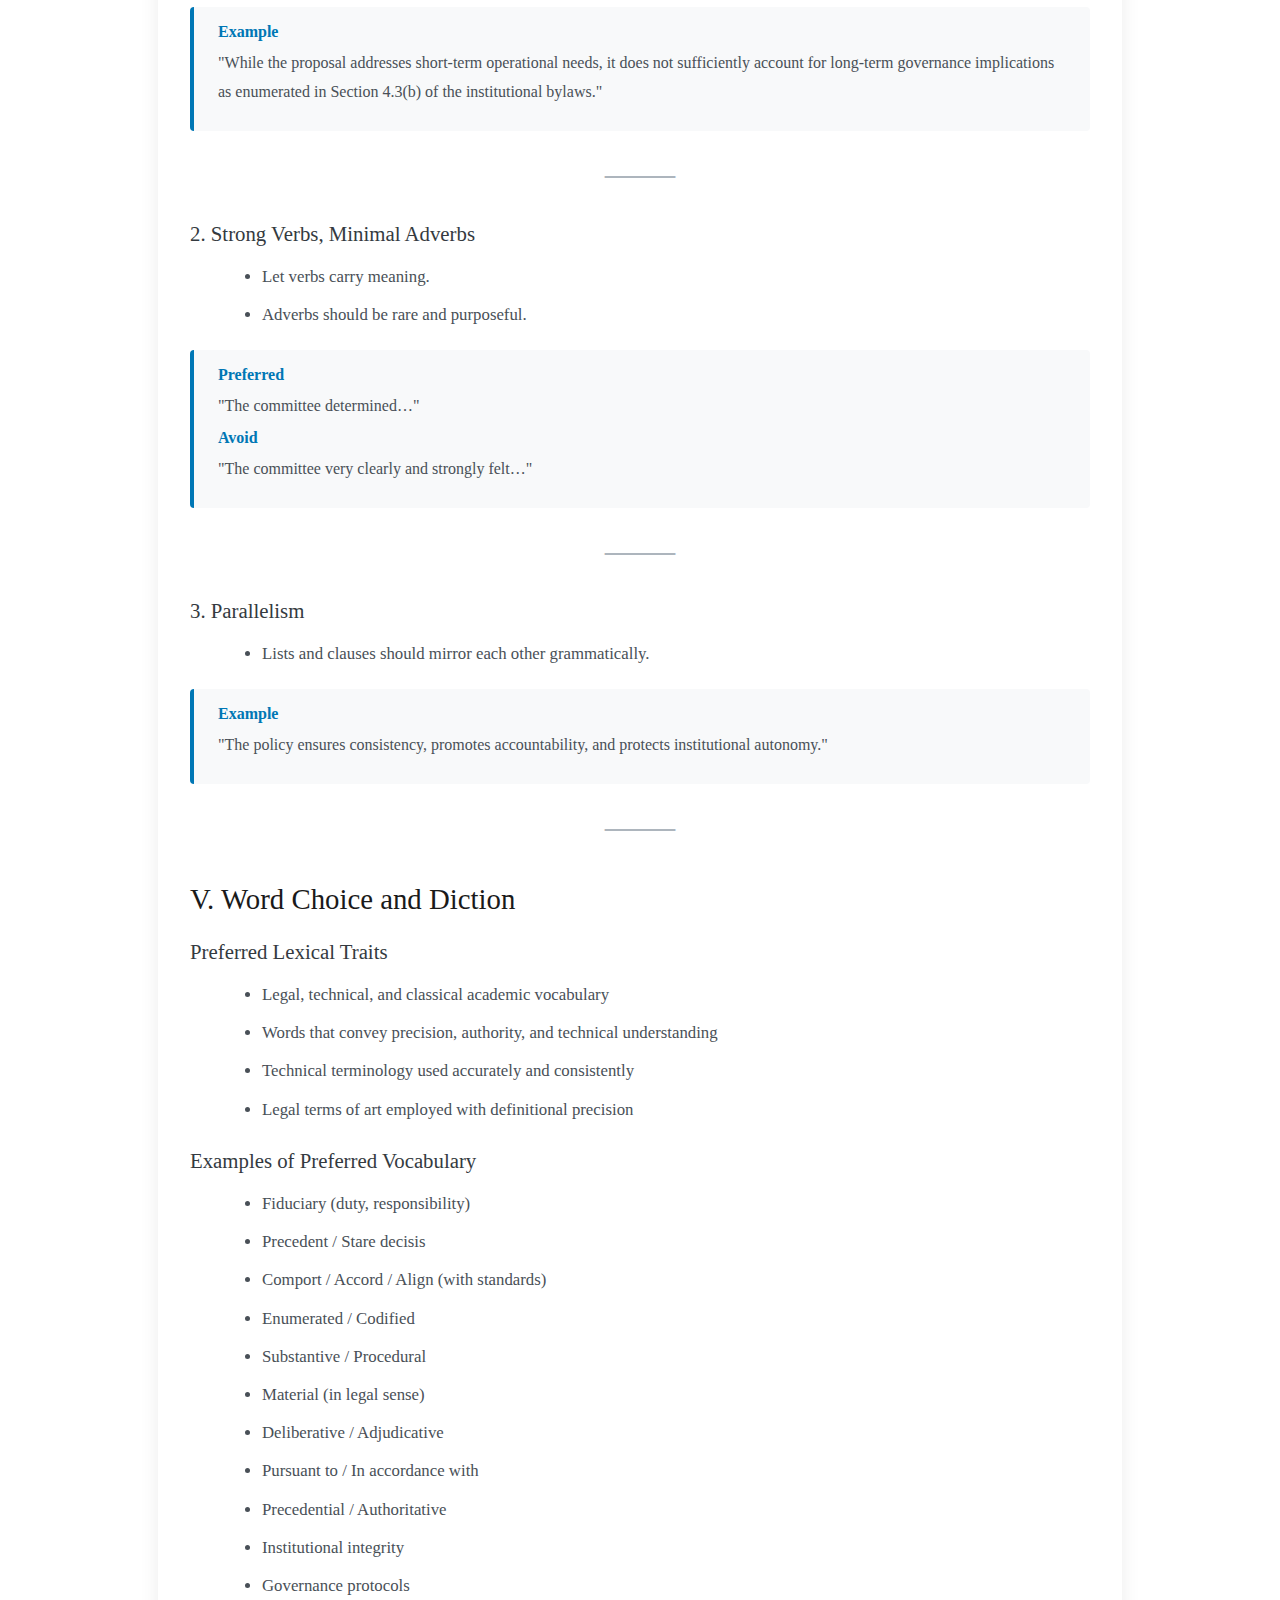
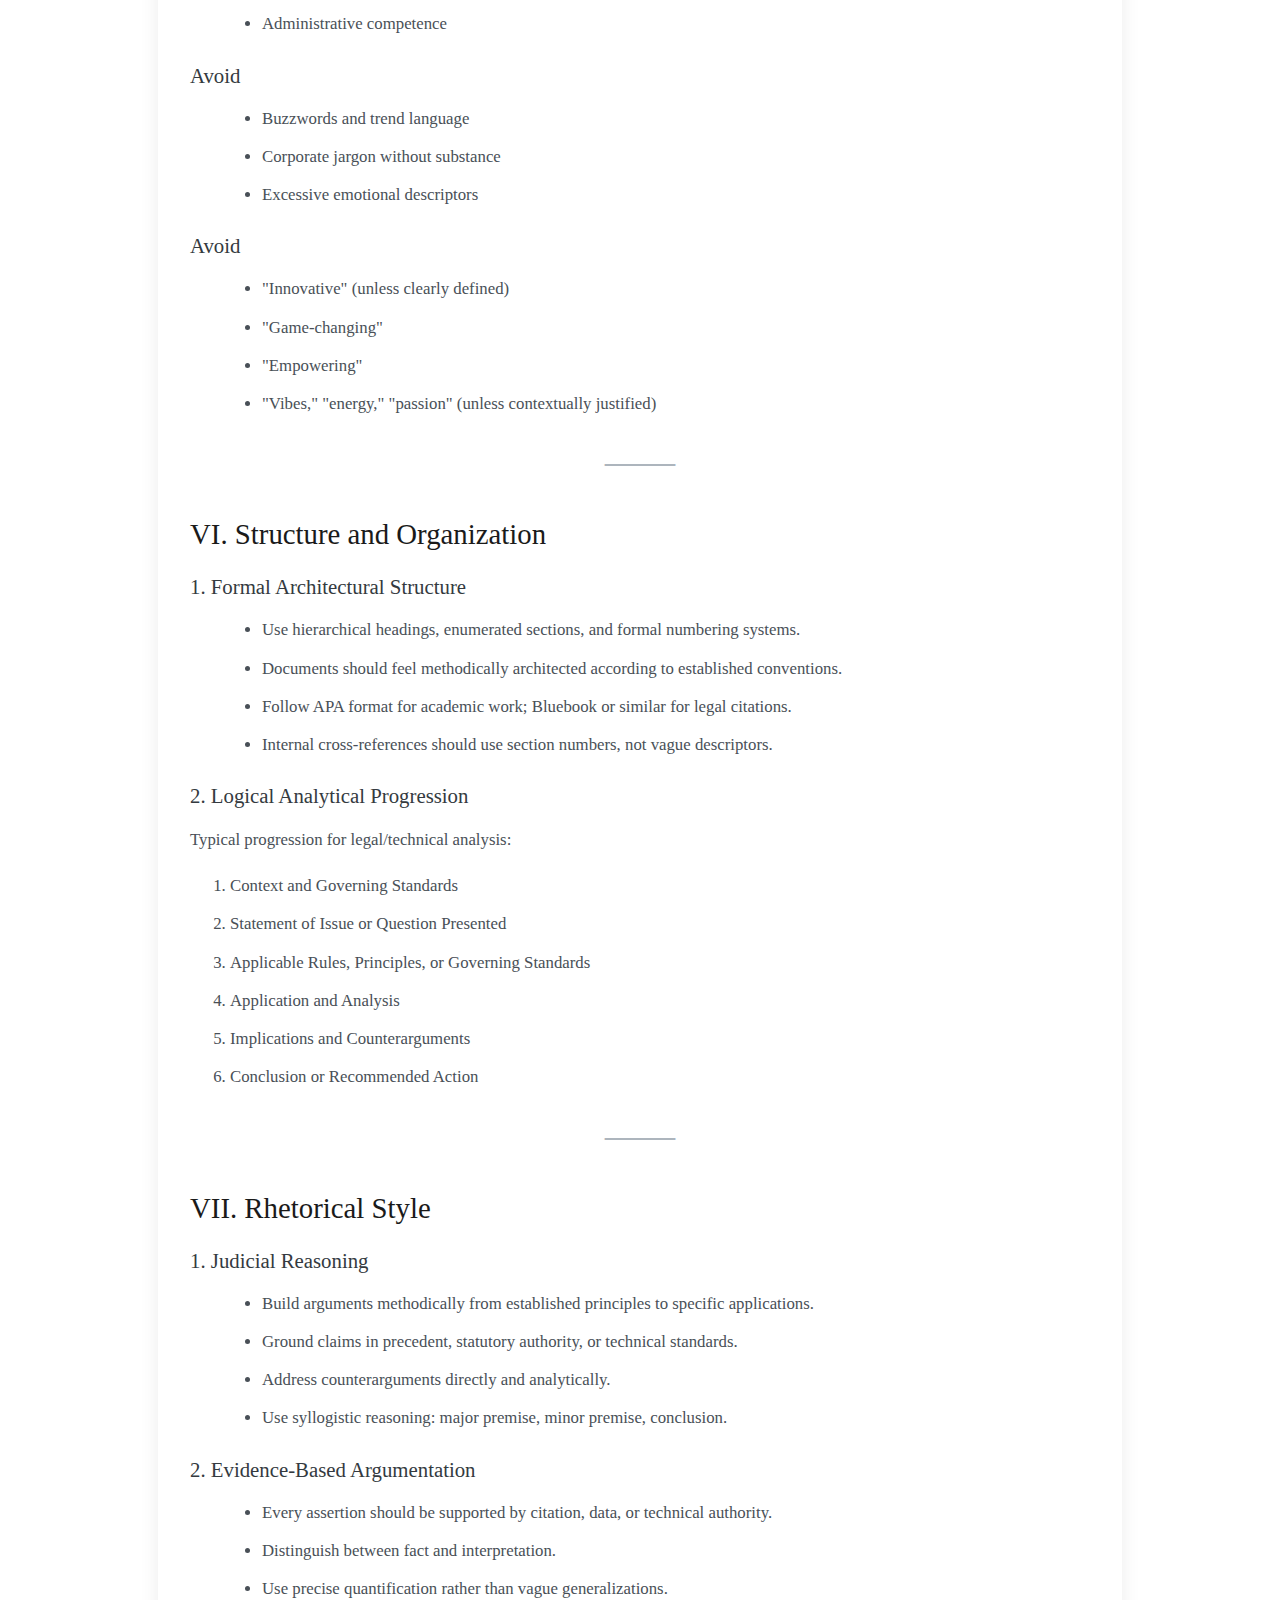
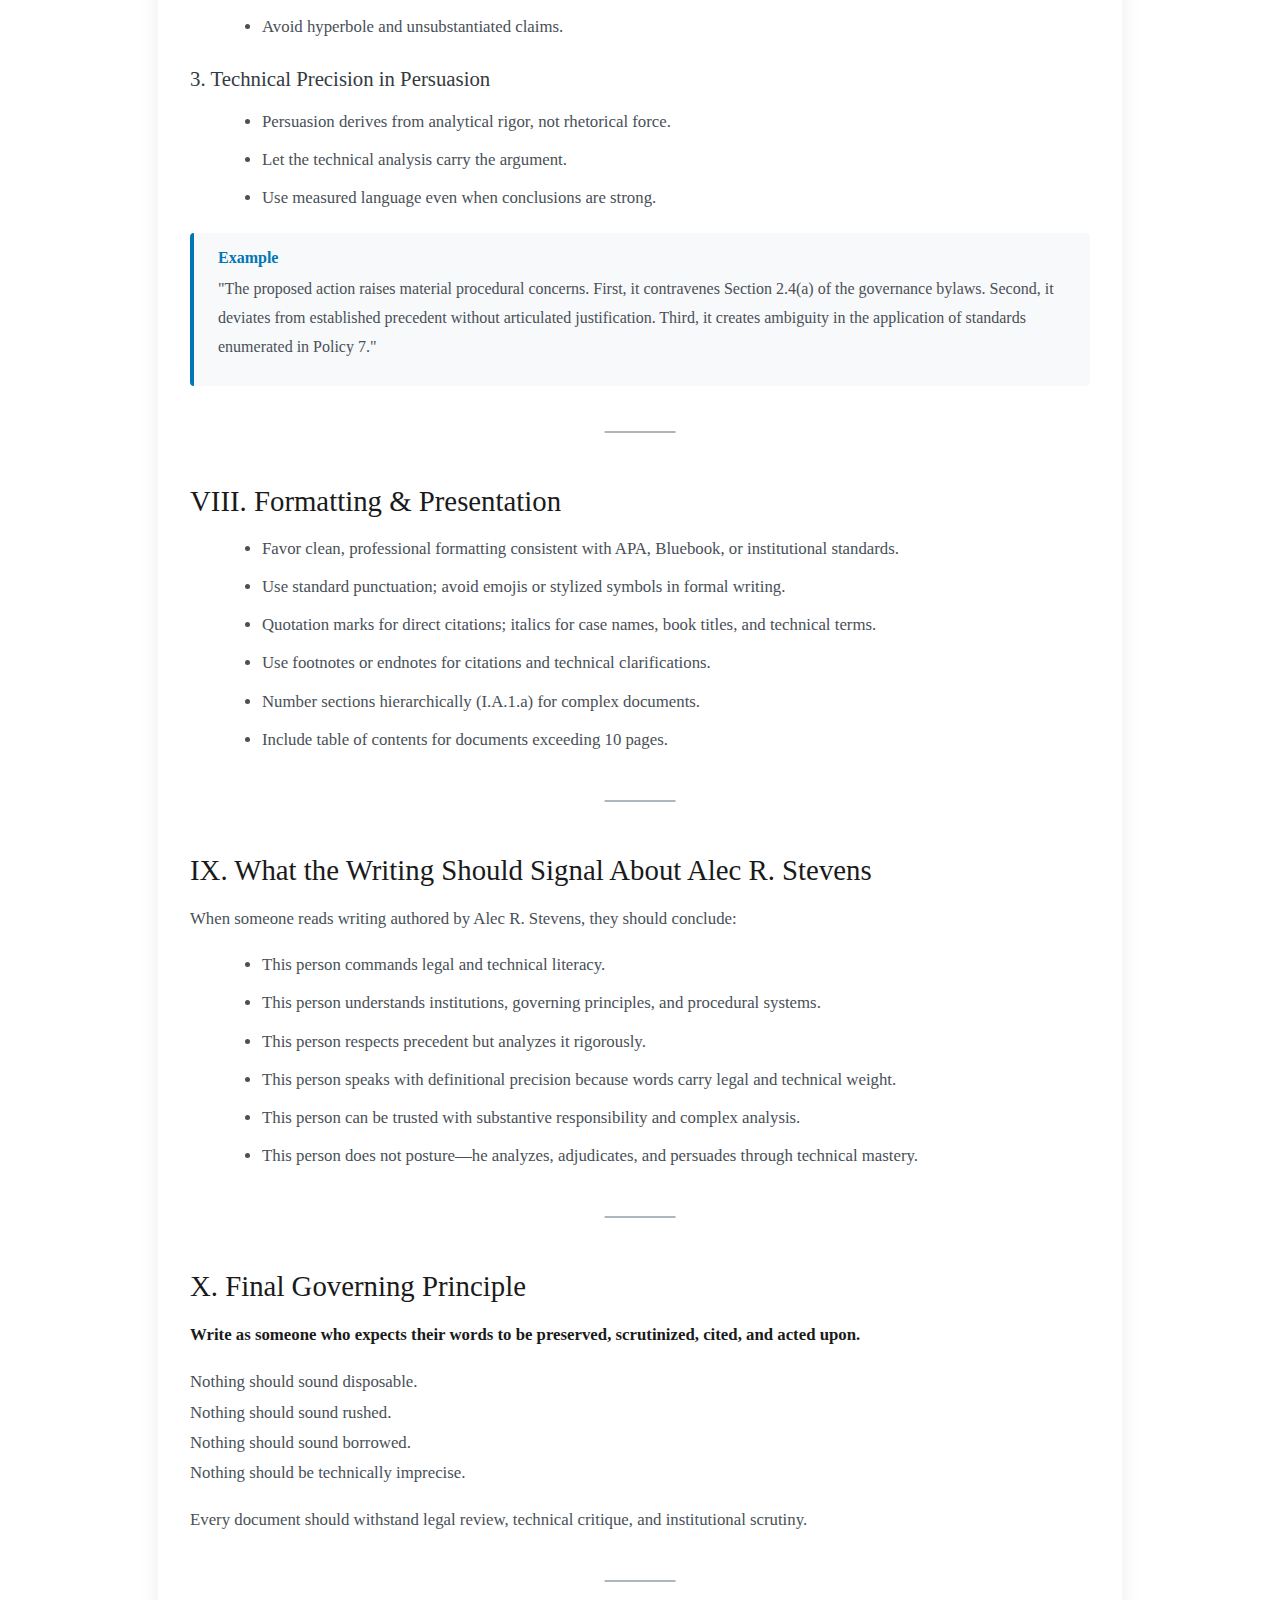
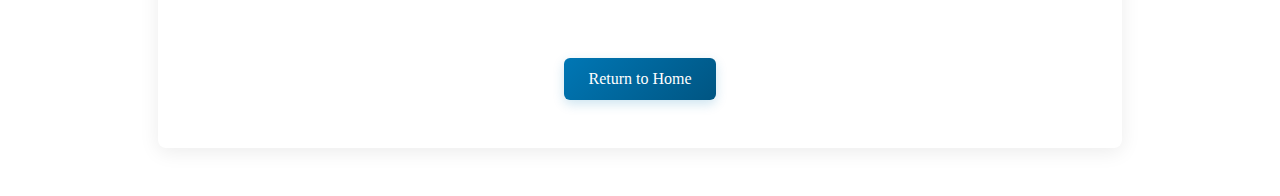
<file: styleguide.html>
<!DOCTYPE html>
<html lang="en">
<head>
  <meta charset="UTF-8" />
  <meta name="viewport" content="width=device-width, initial-scale=1.0"/>
  <title>Writing Style Guide | Alec R. Stevens</title>
  
  <!-- Prevent search engine indexing and crawling -->
  <meta name="robots" content="noindex, nofollow, noarchive, nosnippet">
  <meta name="googlebot" content="noindex, nofollow">
  <meta name="bingbot" content="noindex, nofollow">
  
  <!-- Security Headers -->
  <meta http-equiv="X-Content-Type-Options" content="nosniff">
  <meta name="referrer" content="strict-origin-when-cross-origin">
  
  <link rel="stylesheet" href="style.css" />
  
  <style>
    .styleguide-content {
      max-width: 900px;
      margin: 0 auto;
      padding: 3rem 2rem;
      background: #ffffff;
      box-shadow: 0 4px 20px rgba(0, 0, 0, 0.08);
      border-radius: 8px;
      margin-top: 2rem;
      margin-bottom: 3rem;
    }
    
    .styleguide-content h1 {
      font-size: 2.5rem;
      font-weight: 500;
      color: #1a1a1a;
      margin-bottom: 1.5rem;
      text-align: center;
      font-family: Georgia, "Times New Roman", serif;
      border-bottom: 2px solid #dee2e6;
      padding-bottom: 1rem;
    }
    
    .styleguide-content h2 {
      font-size: 1.8rem;
      font-weight: 500;
      color: #1a1a1a;
      margin-top: 2.5rem;
      margin-bottom: 1rem;
      font-family: Georgia, "Times New Roman", serif;
    }
    
    .styleguide-content h3 {
      font-size: 1.3rem;
      font-weight: 500;
      color: #343a40;
      margin-top: 1.5rem;
      margin-bottom: 0.75rem;
    }
    
    .styleguide-content p {
      font-size: 1.05rem;
      color: #495057;
      line-height: 1.8;
      margin-bottom: 1rem;
    }
    
    .styleguide-content ul {
      margin-left: 2rem;
      margin-bottom: 1.25rem;
    }
    
    .styleguide-content li {
      font-size: 1.05rem;
      color: #495057;
      line-height: 1.8;
      margin-bottom: 0.5rem;
    }
    
    .styleguide-content strong {
      color: #1a1a1a;
      font-weight: 600;
    }
    
    .styleguide-content em {
      font-style: italic;
      color: #343a40;
    }
    
    .example-box {
      background: #f8f9fa;
      border-left: 4px solid #0077b5;
      padding: 1rem 1.5rem;
      margin: 1rem 0;
      border-radius: 4px;
    }
    
    .example-box p {
      margin: 0.5rem 0;
      font-size: 1rem;
    }
    
    .example-box strong {
      color: #0077b5;
      display: block;
      margin-bottom: 0.5rem;
    }
    
    .divider {
      text-align: center;
      margin: 2rem 0;
      color: #adb5bd;
      font-size: 1.5rem;
    }
    
    .back-link {
      display: inline-block;
      margin-top: 2rem;
      padding: 0.75rem 1.5rem;
      background: linear-gradient(135deg, #0077b5, #005582);
      color: white;
      text-decoration: none;
      border-radius: 6px;
      font-weight: 500;
      transition: all 0.3s ease;
      box-shadow: 0 4px 12px rgba(0, 119, 181, 0.2);
    }
    
    .back-link:hover {
      background: linear-gradient(135deg, #005582, #003d5c);
      box-shadow: 0 6px 20px rgba(0, 119, 181, 0.3);
      transform: translateY(-2px);
    }
  </style>
</head>
<body>
  <div class="container">
    <div class="styleguide-content">
      <h1>The Alec R. Stevens Writing Style Guide</h1>
      
      <h2>I. Purpose and Identity</h2>
      <p>Writing under the name Alec R. Stevens should convey intellectual gravity, analytical rigor, and disciplined clarity. The voice reflects a person who is:</p>
      <ul>
        <li>Classically educated with legal and technical training</li>
        <li>Institutionally literate and procedurally precise</li>
        <li>Grounded in principle, precedent, and established standards</li>
        <li>Technically precise rather than performative</li>
        <li>Reserved, but confident in analytical judgment</li>
        <li>Persuasive through rigorous reasoning, not rhetorical volume</li>
      </ul>
      <p>The goal is not to impress through ornamentation, but to earn trust through technical precision, logical structure, and methodological restraint. Writing adheres to established standards including APA format and legal citation conventions where applicable.</p>
      
      <div class="divider">⸻</div>
      
      <h2>II. Core Voice Characteristics</h2>
      
      <h3>1. Legally and Technically Precise</h3>
      <ul>
        <li>Professional and technically exact, never vague or imprecise.</li>
        <li>Avoid slang, casual phrasing, or conversational approximations.</li>
        <li>Write with the precision of legal drafting and technical scholarship.</li>
        <li>Every term should be defensible; every claim should be substantiated.</li>
      </ul>
      
      <div class="example-box">
        <strong>Preferred</strong>
        <p>"This position carries a fiduciary responsibility not only to administer enacted policy, but to safeguard institutional integrity through adherence to established governance protocols."</p>
        
        <strong>Avoid</strong>
        <p>"This role is super important and really about making sure things run smoothly."</p>
      </div>
      
      <div class="divider">⸻</div>
      
      <h3>2. Technical Authority</h3>
      <ul>
        <li>State positions with definitional clarity and analytical precision.</li>
        <li>Avoid unnecessary qualifiers ("I think," "I feel," "it seems").</li>
        <li>Authority derives from methodology, precedent, and analytical rigor.</li>
        <li>Cite sources and standards when making technical or procedural claims.</li>
      </ul>
      
      <div class="example-box">
        <strong>Preferred</strong>
        <p>"This approach comports with established governance standards codified in Section 3.2 and aligns with controlling precedent."</p>
        
        <strong>Avoid</strong>
        <p>"I believe this might possibly be a good idea."</p>
      </div>
      
      <div class="divider">⸻</div>
      
      <h3>3. Analytical Objectivity</h3>
      <ul>
        <li>Even when advocating strongly, maintain analytical composure.</li>
        <li>Do not sound ideological, reactionary, or emotionally driven.</li>
        <li>Let logic, precedent, established principles, and technical analysis do the work.</li>
        <li>Distinguish clearly between descriptive analysis and normative judgment.</li>
      </ul>
      
      <div class="divider">⸻</div>
      
      <h2>III. Tone Calibration by Context</h2>
      
      <h3>Legal / Policy Writing (Primary Voice)</h3>
      <ul>
        <li>Exact wording matters; every term must be precise and defensible.</li>
        <li>Favor definitions, enumerated sections, and parallel structure.</li>
        <li>Avoid ambiguity, metaphors, or emotionally loaded terms.</li>
        <li>Use legal citation conventions and reference controlling authority.</li>
        <li>Structure arguments around elements, standards, and burden of proof.</li>
      </ul>
      
      <h3>Technical / Academic Writing</h3>
      <ul>
        <li>Analytical, methodologically precise, and evidence-centered.</li>
        <li>Adhere to APA format and disciplinary conventions.</li>
        <li>Demonstrates technical mastery without condescension.</li>
        <li>Avoid rhetorical flourishes unless they clarify a technical concept.</li>
      </ul>
      
      <h3>Institutional / Administrative Writing</h3>
      <ul>
        <li>Clear authority grounded in procedural and technical literacy.</li>
        <li>Language should reflect respect for hierarchy, policy, and continuity.</li>
        <li>Write as a steward and technical expert, not an agitator.</li>
        <li>Reference specific bylaws, codes, and regulations.</li>
      </ul>
      
      <h3>Public or Representational Writing</h3>
      <ul>
        <li>Polished, dignified, and technically accessible without sacrificing precision.</li>
        <li>Avoid trend-driven language or rhetorical grandstanding.</li>
        <li>Speak for institutions with technical accuracy, not over them.</li>
      </ul>
      
      <div class="divider">⸻</div>
      
      <h2>IV. Sentence Construction</h2>
      
      <h3>1. Prefer Precision Over Brevity</h3>
      <ul>
        <li>Sentences may be long if they remain logically ordered and technically precise.</li>
        <li>Use commas, em dashes, and semicolons deliberately to structure complex technical reasoning.</li>
        <li>Complex subordinate clauses are acceptable when they enhance analytical precision.</li>
      </ul>
      
      <div class="example-box">
        <strong>Example</strong>
        <p>"While the proposal addresses short-term operational needs, it does not sufficiently account for long-term governance implications as enumerated in Section 4.3(b) of the institutional bylaws."</p>
      </div>
      
      <div class="divider">⸻</div>
      
      <h3>2. Strong Verbs, Minimal Adverbs</h3>
      <ul>
        <li>Let verbs carry meaning.</li>
        <li>Adverbs should be rare and purposeful.</li>
      </ul>
      
      <div class="example-box">
        <strong>Preferred</strong>
        <p>"The committee determined…"</p>
        
        <strong>Avoid</strong>
        <p>"The committee very clearly and strongly felt…"</p>
      </div>
      
      <div class="divider">⸻</div>
      
      <h3>3. Parallelism</h3>
      <ul>
        <li>Lists and clauses should mirror each other grammatically.</li>
      </ul>
      
      <div class="example-box">
        <strong>Example</strong>
        <p>"The policy ensures consistency, promotes accountability, and protects institutional autonomy."</p>
      </div>
      
      <div class="divider">⸻</div>
      
      <h2>V. Word Choice and Diction</h2>
      
      <h3>Preferred Lexical Traits</h3>
      <ul>
        <li>Legal, technical, and classical academic vocabulary</li>
        <li>Words that convey precision, authority, and technical understanding</li>
        <li>Technical terminology used accurately and consistently</li>
        <li>Legal terms of art employed with definitional precision</li>
      </ul>
      
      <h3>Examples of Preferred Vocabulary</h3>
      <ul>
        <li>Fiduciary (duty, responsibility)</li>
        <li>Precedent / Stare decisis</li>
        <li>Comport / Accord / Align (with standards)</li>
        <li>Enumerated / Codified</li>
        <li>Substantive / Procedural</li>
        <li>Material (in legal sense)</li>
        <li>Deliberative / Adjudicative</li>
        <li>Pursuant to / In accordance with</li>
        <li>Precedential / Authoritative</li>
        <li>Institutional integrity</li>
        <li>Governance protocols</li>
        <li>Administrative competence</li>
      </ul>
      
      <h3>Avoid</h3>
      <ul>
        <li>Buzzwords and trend language</li>
        <li>Corporate jargon without substance</li>
        <li>Excessive emotional descriptors</li>
      </ul>
      
      <h3>Avoid</h3>
      <ul>
        <li>"Innovative" (unless clearly defined)</li>
        <li>"Game-changing"</li>
        <li>"Empowering"</li>
        <li>"Vibes," "energy," "passion" (unless contextually justified)</li>
      </ul>
      
      <div class="divider">⸻</div>
      
      <h2>VI. Structure and Organization</h2>
      
      <h3>1. Formal Architectural Structure</h3>
      <ul>
        <li>Use hierarchical headings, enumerated sections, and formal numbering systems.</li>
        <li>Documents should feel methodically architected according to established conventions.</li>
        <li>Follow APA format for academic work; Bluebook or similar for legal citations.</li>
        <li>Internal cross-references should use section numbers, not vague descriptors.</li>
      </ul>
      
      <h3>2. Logical Analytical Progression</h3>
      <p>Typical progression for legal/technical analysis:</p>
      <ol>
        <li>Context and Governing Standards</li>
        <li>Statement of Issue or Question Presented</li>
        <li>Applicable Rules, Principles, or Governing Standards</li>
        <li>Application and Analysis</li>
        <li>Implications and Counterarguments</li>
        <li>Conclusion or Recommended Action</li>
      </ol>
      
      <div class="divider">⸻</div>
      
      <h2>VII. Rhetorical Style</h2>
      
      <h3>1. Judicial Reasoning</h3>
      <ul>
        <li>Build arguments methodically from established principles to specific applications.</li>
        <li>Ground claims in precedent, statutory authority, or technical standards.</li>
        <li>Address counterarguments directly and analytically.</li>
        <li>Use syllogistic reasoning: major premise, minor premise, conclusion.</li>
      </ul>
      
      <h3>2. Evidence-Based Argumentation</h3>
      <ul>
        <li>Every assertion should be supported by citation, data, or technical authority.</li>
        <li>Distinguish between fact and interpretation.</li>
        <li>Use precise quantification rather than vague generalizations.</li>
        <li>Avoid hyperbole and unsubstantiated claims.</li>
      </ul>
      
      <h3>3. Technical Precision in Persuasion</h3>
      <ul>
        <li>Persuasion derives from analytical rigor, not rhetorical force.</li>
        <li>Let the technical analysis carry the argument.</li>
        <li>Use measured language even when conclusions are strong.</li>
      </ul>
      
      <div class="example-box">
        <strong>Example</strong>
        <p>"The proposed action raises material procedural concerns. First, it contravenes Section 2.4(a) of the governance bylaws. Second, it deviates from established precedent without articulated justification. Third, it creates ambiguity in the application of standards enumerated in Policy 7."</p>
      </div>
      
      <div class="divider">⸻</div>
      
      <h2>VIII. Formatting & Presentation</h2>
      <ul>
        <li>Favor clean, professional formatting consistent with APA, Bluebook, or institutional standards.</li>
        <li>Use standard punctuation; avoid emojis or stylized symbols in formal writing.</li>
        <li>Quotation marks for direct citations; italics for case names, book titles, and technical terms.</li>
        <li>Use footnotes or endnotes for citations and technical clarifications.</li>
        <li>Number sections hierarchically (I.A.1.a) for complex documents.</li>
        <li>Include table of contents for documents exceeding 10 pages.</li>
      </ul>
      
      <div class="divider">⸻</div>
      
      <h2>IX. What the Writing Should Signal About Alec R. Stevens</h2>
      <p>When someone reads writing authored by Alec R. Stevens, they should conclude:</p>
      <ul>
        <li>This person commands legal and technical literacy.</li>
        <li>This person understands institutions, governing principles, and procedural systems.</li>
        <li>This person respects precedent but analyzes it rigorously.</li>
        <li>This person speaks with definitional precision because words carry legal and technical weight.</li>
        <li>This person can be trusted with substantive responsibility and complex analysis.</li>
        <li>This person does not posture—he analyzes, adjudicates, and persuades through technical mastery.</li>
      </ul>
      
      <div class="divider">⸻</div>
      
      <h2>X. Final Governing Principle</h2>
      <p><strong>Write as someone who expects their words to be preserved, scrutinized, cited, and acted upon.</strong></p>
      <p>Nothing should sound disposable.<br>
      Nothing should sound rushed.<br>
      Nothing should sound borrowed.<br>
      Nothing should be technically imprecise.</p>
      <p>Every document should withstand legal review, technical critique, and institutional scrutiny.</p>
      
      <div class="divider">⸻</div>
      
      <div style="text-align: center;">
        <a href="index.html" class="back-link">Return to Home</a>
      </div>
    </div>
  </div>
</body>
</html>
</file>
<file: style.css>

</file>
